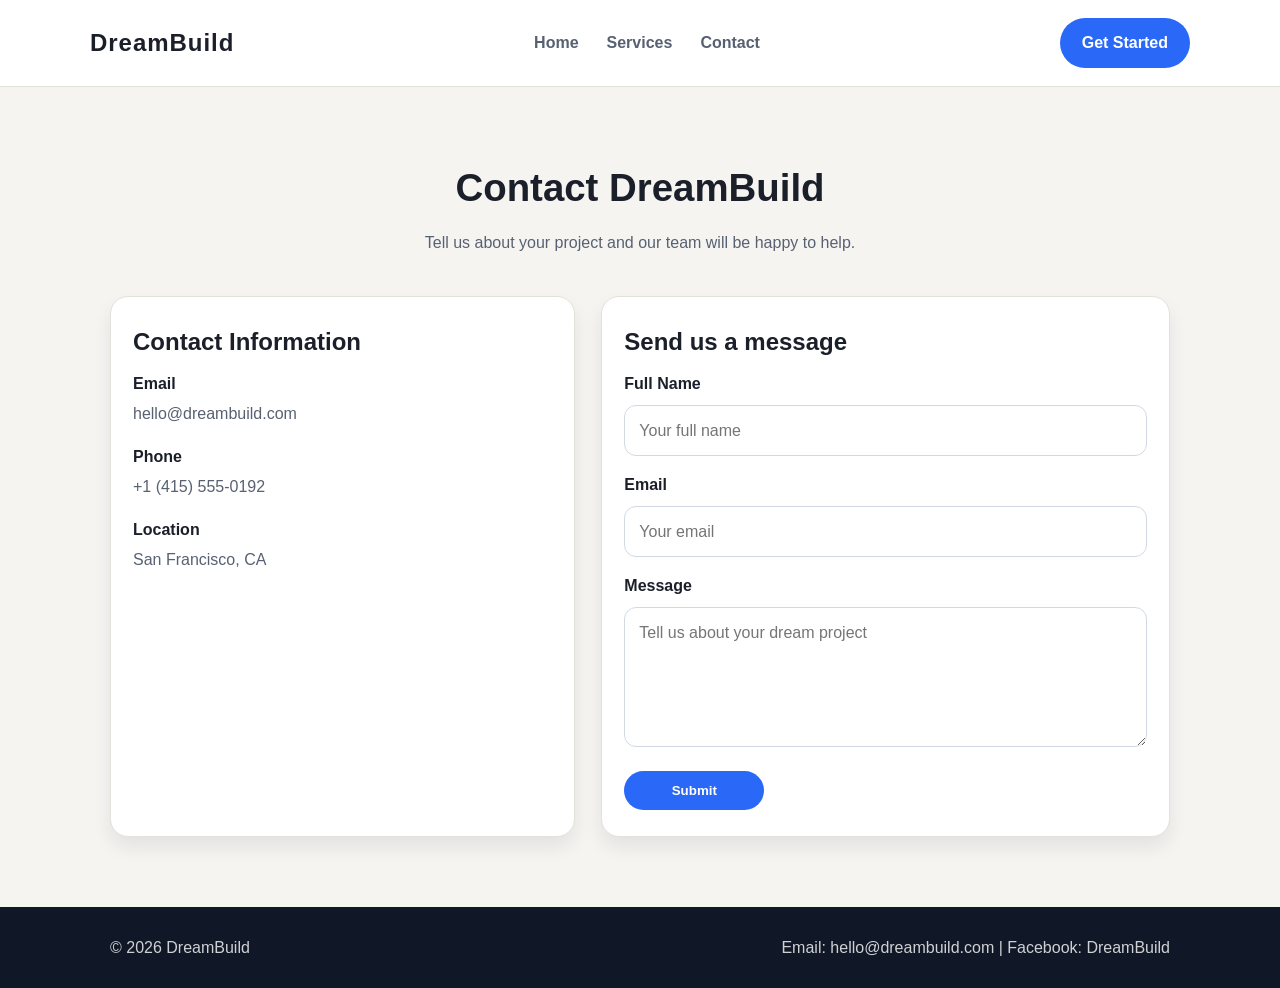
<file: contact.html>
<!DOCTYPE html>
<html lang="en">
  <head>
    <meta charset="UTF-8" />
    <meta name="viewport" content="width=device-width, initial-scale=1.0" />
    <title>Contact</title>
    <link rel="stylesheet" href="style.css" />
  </head>
  <body>
    <header>
      <div class="container navbar">
        <a class="brand" href="index.html" aria-label="DreamBuild home">DreamBuild</a>
        <nav class="nav-links" aria-label="Main navigation">
          <a href="index.html" aria-label="Go to the DreamBuild homepage">Home</a>
          <a href="services.html" aria-label="View DreamBuild services">Services</a>
          <a href="contact.html" aria-label="Contact DreamBuild">Contact</a>
        </nav>
        <button class="hamburger" type="button" aria-label="Open navigation menu" aria-expanded="false">
          <span aria-hidden="true"></span>
          <span aria-hidden="true"></span>
          <span aria-hidden="true"></span>
        </button>
        <a class="btn" href="contact.html" aria-label="Get started with a DreamBuild project">Get Started</a>
      </div>
    </header>

    <main>
      <section class="section">
        <div class="container">
          <header class="section-heading">
            <h1>Contact DreamBuild</h1>
            <p>Tell us about your project and our team will be happy to help.</p>
          </header>
        </div>
        <div class="container contact-grid">
          <aside class="info-box">
            <h2>Contact Information</h2>
            <div class="detail">
              <span class="label">Email</span>
              <span class="value">hello@dreambuild.com</span>
            </div>
            <div class="detail">
              <span class="label">Phone</span>
              <span class="value">+1 (415) 555-0192</span>
            </div>
            <div class="detail">
              <span class="label">Location</span>
              <span class="value">San Francisco, CA</span>
            </div>
          </aside>

          <div class="form-box">
            <h2>Send us a message</h2>
            <form id="contactForm">
              <div>
                <label for="fullName">Full Name</label>
                <input id="fullName" name="fullName" type="text" placeholder="Your full name" autocomplete="name" required />
              </div>
              <div>
                <label for="email">Email</label>
                <input id="email" name="email" type="email" placeholder="Your email" autocomplete="email" required />
              </div>
              <div>
                <label for="message">Message</label>
                <textarea id="message" name="message" placeholder="Tell us about your dream project"></textarea>
              </div>
              <button class="submit-btn" type="submit">Submit</button>
              <p id="formSuccessMessage" role="status" aria-live="polite" hidden></p>
            </form>
          </div>
        </div>
      </section>
    </main>

    <footer>
      <div class="container footer-row">
        <span>© 2026 DreamBuild</span>
        <span>Email: hello@dreambuild.com | Facebook: DreamBuild</span>
      </div>
    </footer>

    <script>
      const hamburger = document.querySelector('.hamburger');
      const nav = document.querySelector('.nav-links');

      if (hamburger && nav) {
        hamburger.addEventListener('click', () => {
          nav.classList.toggle('mobile-open');
          const isOpen = nav.classList.contains('mobile-open');
          hamburger.setAttribute('aria-expanded', String(isOpen));
          hamburger.setAttribute('aria-label', isOpen ? 'Close navigation menu' : 'Open navigation menu');
        });
      }

      const contactForm = document.querySelector('#contactForm');
      const fullNameInput = document.querySelector('#fullName');
      const emailInput = document.querySelector('#email');
      const formSuccessMessage = document.querySelector('#formSuccessMessage');
      const contactDetailsStorageKey = 'dreambuildContactDetails';

      function saveContactDetails() {
        try {
          localStorage.setItem(contactDetailsStorageKey, JSON.stringify({
            fullName: fullNameInput.value,
            email: emailInput.value
          }));
        } catch (error) {
          console.error('Unable to save contact details in local storage:', error);
        }
      }

      function loadStoredContactDetails() {
        try {
          const storedDetails = localStorage.getItem(contactDetailsStorageKey);
          if (!storedDetails) return;

          const contactDetails = JSON.parse(storedDetails);
          if (typeof contactDetails.fullName === 'string') {
            fullNameInput.value = contactDetails.fullName;
          }
          if (typeof contactDetails.email === 'string') {
            emailInput.value = contactDetails.email;
          }
        } catch (error) {
          console.error('Unable to load saved contact details:', error);
        }
      }

      document.addEventListener('DOMContentLoaded', () => {
        loadStoredContactDetails();
      });

      fullNameInput.addEventListener('input', saveContactDetails);
      emailInput.addEventListener('input', saveContactDetails);

      contactForm.addEventListener('submit', (event) => {
        event.preventDefault();
        formSuccessMessage.textContent = `Thanks, ${fullNameInput.value.trim()}! Your form was submitted successfully.`;
        formSuccessMessage.hidden = false;
      });
    </script>
  </body>
</html>
</file>
<file: style.css>
:root {
  --bg: #f6f4f1;
  --panel: #ffffff;
  --primary: #2a68f7;
  --primary-dark: #1a4ec8;
  --text: #1b1f2a;
  --muted: #586172;
  --border: #e4e1d9;
  --shadow: rgba(17, 24, 39, 0.08);
}

* {
  margin: 0;
  padding: 0;
  box-sizing: border-box;
}

html {
  scroll-behavior: smooth;
}

body {
  font-family: "Segoe UI", Tahoma, Geneva, Verdana, sans-serif;
  background: var(--bg);
  color: var(--text);
  line-height: 1.6;
}

a {
  text-decoration: none;
  color: inherit;
}

img {
  display: block;
  max-width: 100%;
}

header {
  background: #ffffff;
  border-bottom: 1px solid var(--border);
}

.container {
  max-width: 1100px;
  margin: 0 auto;
  padding: 0 20px;
}

.navbar {
  display: flex;
  align-items: center;
  justify-content: space-between;
  padding: 18px 0;
  position: relative;
}

.brand {
  font-size: 1.5rem;
  font-weight: 700;
  letter-spacing: 0.04em;
}

.nav-links {
  display: flex;
  align-items: center;
  gap: 28px;
}

.nav-links a {
  color: var(--muted);
  font-weight: 600;
}

.nav-links a:hover {
  color: var(--text);
}

.hamburger {
  display: none;
  flex-direction: column;
  justify-content: center;
  gap: 5px;
  width: 42px;
  height: 42px;
  background: #fff;
  border: 1px solid var(--border);
  border-radius: 50%;
  cursor: pointer;
  padding: 0 10px;
}

.hamburger span {
  display: block;
  width: 100%;
  height: 2px;
  background: var(--text);
  border-radius: 999px;
}

.btn,
.submit-btn {
  display: inline-block;
  padding: 12px 22px;
  border: none;
  border-radius: 999px;
  background: var(--primary);
  color: #fff;
  font-weight: 700;
  cursor: pointer;
  transition: background 0.2s ease, transform 0.2s ease;
}

.btn:hover,
.submit-btn:hover {
  background: var(--primary-dark);
  transform: translateY(-1px);
}

.hero-section {
  position: relative;
  min-height: 520px;
  display: flex;
  align-items: center;
  background-image: url("https://images.unsplash.com/photo-1505693416388-ac5ce068fe85?auto=format&fit=crop&w=1400&q=80");
  background-size: cover;
  background-position: center;
}

.hero-section::after {
  content: "";
  position: absolute;
  inset: 0;
  background: rgba(15, 23, 42, 0.48);
}

.hero-content {
  position: relative;
  z-index: 1;
  max-width: 620px;
  padding: 80px 0;
  color: #fff;
}

.hero-content h1 {
  font-size: clamp(2.5rem, 5vw, 4rem);
  line-height: 1.1;
  margin-bottom: 16px;
}

.hero-content p {
  font-size: 1.08rem;
  margin-bottom: 26px;
  color: rgba(255, 255, 255, 0.88);
}

.hero-buttons {
  display: flex;
  gap: 16px;
  flex-wrap: wrap;
}

.hero-buttons .btn-secondary {
  background: rgba(255, 255, 255, 0.18);
  color: #fff;
  border: 1px solid rgba(255, 255, 255, 0.4);
}

.section {
  padding: 70px 0;
}

.section-heading {
  text-align: center;
  max-width: 700px;
  margin: 0 auto 40px;
  background: transparent;
  border: 0;
}

.section-heading h1,
.section-heading h2 {
  font-size: clamp(2rem, 3vw, 2.7rem);
  margin-bottom: 12px;
}

.section-heading p {
  color: var(--muted);
}

.card-grid,
.service-grid {
  display: grid;
  grid-template-columns: repeat(3, minmax(0, 1fr));
  gap: 22px;
}

.card,
.service-card,
.form-box,
.info-box {
  background: var(--panel);
  border: 1px solid var(--border);
  border-radius: 18px;
  padding: 26px 22px;
  box-shadow: 0 10px 18px var(--shadow);
}

.card h3,
.service-card h3,
.form-box h2,
.form-box h3,
.info-box h2,
.info-box h3 {
  margin-bottom: 10px;
}

.card p,
.service-card p,
.detail .value,
.form-box p,
.info-box p {
  color: var(--muted);
}

.generated-content-grid {
  display: grid;
  grid-template-columns: repeat(2, minmax(0, 1fr));
  gap: 22px;
}

.generated-content {
  color: var(--muted);
  white-space: pre-line;
}

.generated-content.loading {
  color: var(--muted);
  font-style: italic;
}

.generated-content ul {
  display: grid;
  gap: 8px;
  padding-left: 22px;
}

.generated-content li {
  padding-left: 2px;
}

.generated-content.content-error {
  color: #a12622;
}

.cta-section {
  background: linear-gradient(135deg, var(--primary), var(--primary-dark));
  color: #fff;
  padding: 60px 0;
}

.cta-box {
  display: flex;
  align-items: center;
  justify-content: space-between;
  gap: 20px;
}

footer {
  background: #101827;
  color: rgba(255, 255, 255, 0.8);
  padding: 28px 0;
}

.footer-row {
  display: flex;
  align-items: center;
  justify-content: space-between;
  gap: 20px;
  flex-wrap: wrap;
}

.services-layout {
  display: flex;
  gap: 30px;
  align-items: flex-start;
}

.service-list {
  flex: 1.5;
  display: flex;
  flex-direction: column;
  gap: 18px;
}

.service-item {
  background: var(--panel);
  border: 1px solid var(--border);
  border-radius: 14px;
  padding: 22px 20px;
  box-shadow: 0 8px 18px rgba(15, 23, 42, 0.05);
  transition: all 0.2s ease;
}

.service-item:hover {
  transform: translateY(-3px);
  box-shadow: 0 12px 22px rgba(15, 23, 42, 0.08);
  border-color: rgba(42, 104, 247, 0.4);
}

.service-item h2,
.service-item h3 {
  margin-bottom: 8px;
}

.service-item p {
  color: var(--muted);
}

.service-side {
  flex: 1;
  background: var(--panel);
  border: 1px solid var(--border);
  border-radius: 18px;
  padding: 20px;
  box-shadow: 0 8px 18px rgba(15, 23, 42, 0.05);
}

.service-side img {
  width: 100%;
  height: 280px;
  object-fit: cover;
  border-radius: 12px;
  margin-bottom: 16px;
}

.service-side h2,
.service-side h3 {
  margin-bottom: 8px;
}

.service-side p {
  color: var(--muted);
}

.contact-grid {
  display: grid;
  grid-template-columns: 0.9fr 1.1fr;
  gap: 26px;
}

.detail {
  margin-bottom: 18px;
}

.detail .label {
  display: block;
  font-weight: 700;
  color: var(--text);
  margin-bottom: 4px;
}

form {
  display: grid;
  gap: 16px;
}

label {
  display: block;
  margin-bottom: 8px;
  font-weight: 700;
}

input,
textarea {
  width: 100%;
  border: 1px solid #d3d9e2;
  border-radius: 12px;
  padding: 12px 14px;
  font: inherit;
  transition: border-color 0.2s ease, box-shadow 0.2s ease;
}

input:focus,
textarea:focus {
  outline: none;
  border-color: var(--primary);
  box-shadow: 0 0 0 3px rgba(42, 104, 247, 0.12);
}

textarea {
  min-height: 140px;
  resize: vertical;
}

.submit-btn {
  width: fit-content;
  min-width: 140px;
}

.chatbot-panel {
  position: fixed;
  right: 24px;
  bottom: 96px;
  z-index: 20;
  display: flex;
  flex-direction: column;
  width: min(380px, calc(100vw - 32px));
  height: min(520px, calc(100vh - 130px));
  overflow: hidden;
  border: 1px solid var(--border);
  border-radius: 20px;
  background: #fff;
  box-shadow: 0 18px 55px rgba(15, 23, 42, 0.2);
}

.chatbot-panel[hidden] {
  display: none;
}

.chatbot-header {
  display: flex;
  align-items: center;
  justify-content: space-between;
  padding: 16px 18px;
  background: var(--primary);
  color: #fff;
  border: 0;
}

.chatbot-header h2 {
  font-size: 1rem;
  line-height: 1.4;
}

.chatbot-header span {
  display: block;
  font-size: 0.82rem;
  color: rgba(255, 255, 255, 0.82);
}

.chatbot-close {
  border: 0;
  background: transparent;
  color: #fff;
  font-size: 1.7rem;
  line-height: 1;
  cursor: pointer;
}

.chatbot-messages {
  flex: 1;
  display: flex;
  flex-direction: column;
  gap: 12px;
  overflow-y: auto;
  padding: 18px 14px;
  background: #f8fafc;
}

.chat-message {
  max-width: 85%;
  padding: 10px 13px;
  border-radius: 16px;
  font-size: 0.94rem;
  overflow-wrap: anywhere;
  white-space: pre-wrap;
}

.user-message {
  align-self: flex-end;
  border-bottom-right-radius: 5px;
  background: var(--primary);
  color: #fff;
}

.ai-message {
  align-self: flex-start;
  border: 1px solid #e5e9f0;
  border-bottom-left-radius: 5px;
  background: #fff;
  color: var(--text);
}

.typing-indicator {
  display: flex;
  align-items: center;
  gap: 5px;
  min-width: 54px;
}

.typing-indicator span {
  width: 7px;
  height: 7px;
  border-radius: 50%;
  background: #8a94a6;
  animation: typing-bounce 1s infinite ease-in-out;
}

.typing-indicator span:nth-child(2) {
  animation-delay: 0.15s;
}

.typing-indicator span:nth-child(3) {
  animation-delay: 0.3s;
}

@keyframes typing-bounce {
  0%, 60%, 100% {
    transform: translateY(0);
    opacity: 0.55;
  }

  30% {
    transform: translateY(-4px);
    opacity: 1;
  }
}

.chatbot-input {
  display: flex;
  align-items: flex-end;
  gap: 8px;
  padding: 12px;
  border-top: 1px solid var(--border);
}

.chatbot-input textarea {
  min-height: 42px;
  max-height: 100px;
  resize: vertical;
  padding: 10px 12px;
}

.chat-send {
  min-height: 42px;
  padding: 0 16px;
  border: 0;
  border-radius: 12px;
  background: var(--primary);
  color: #fff;
  font-weight: 700;
  cursor: pointer;
  transition: background 0.2s ease;
}

.chat-send:hover {
  background: var(--primary-dark);
}

.chat-send:disabled {
  cursor: wait;
  opacity: 0.65;
}

.chatbot-toggle {
  position: fixed;
  right: 24px;
  bottom: 24px;
  z-index: 21;
  display: grid;
  place-items: center;
  width: 58px;
  height: 58px;
  border: 0;
  border-radius: 50%;
  background: var(--primary);
  color: #fff;
  box-shadow: 0 10px 24px rgba(42, 104, 247, 0.35);
  font-size: 1.5rem;
  cursor: pointer;
  transition: background 0.2s ease, transform 0.2s ease;
}

.chatbot-toggle:hover {
  background: var(--primary-dark);
  transform: translateY(-2px);
}

.sr-only {
  position: absolute;
  width: 1px;
  height: 1px;
  padding: 0;
  margin: -1px;
  overflow: hidden;
  clip: rect(0, 0, 0, 0);
  white-space: nowrap;
  border: 0;
}

@media (max-width: 768px) {
  .navbar {
    flex-wrap: wrap;
  }

  .nav-links {
    display: none;
    flex-direction: column;
    align-items: flex-start;
    width: 100%;
    padding: 14px 0 8px;
  }

  .nav-links.mobile-open {
    display: flex;
  }

  .hamburger {
    display: flex;
  }

  .services-layout,
  .contact-grid,
  .card-grid,
  .generated-content-grid,
  .service-grid {
    flex-direction: column;
    grid-template-columns: 1fr;
  }

  .cta-box {
    flex-direction: column;
    align-items: flex-start;
  }

  .chatbot-panel {
    right: 16px;
    bottom: 88px;
    height: min(520px, calc(100vh - 112px));
  }

  .chatbot-toggle {
    right: 16px;
    bottom: 16px;
  }
}
</file>
